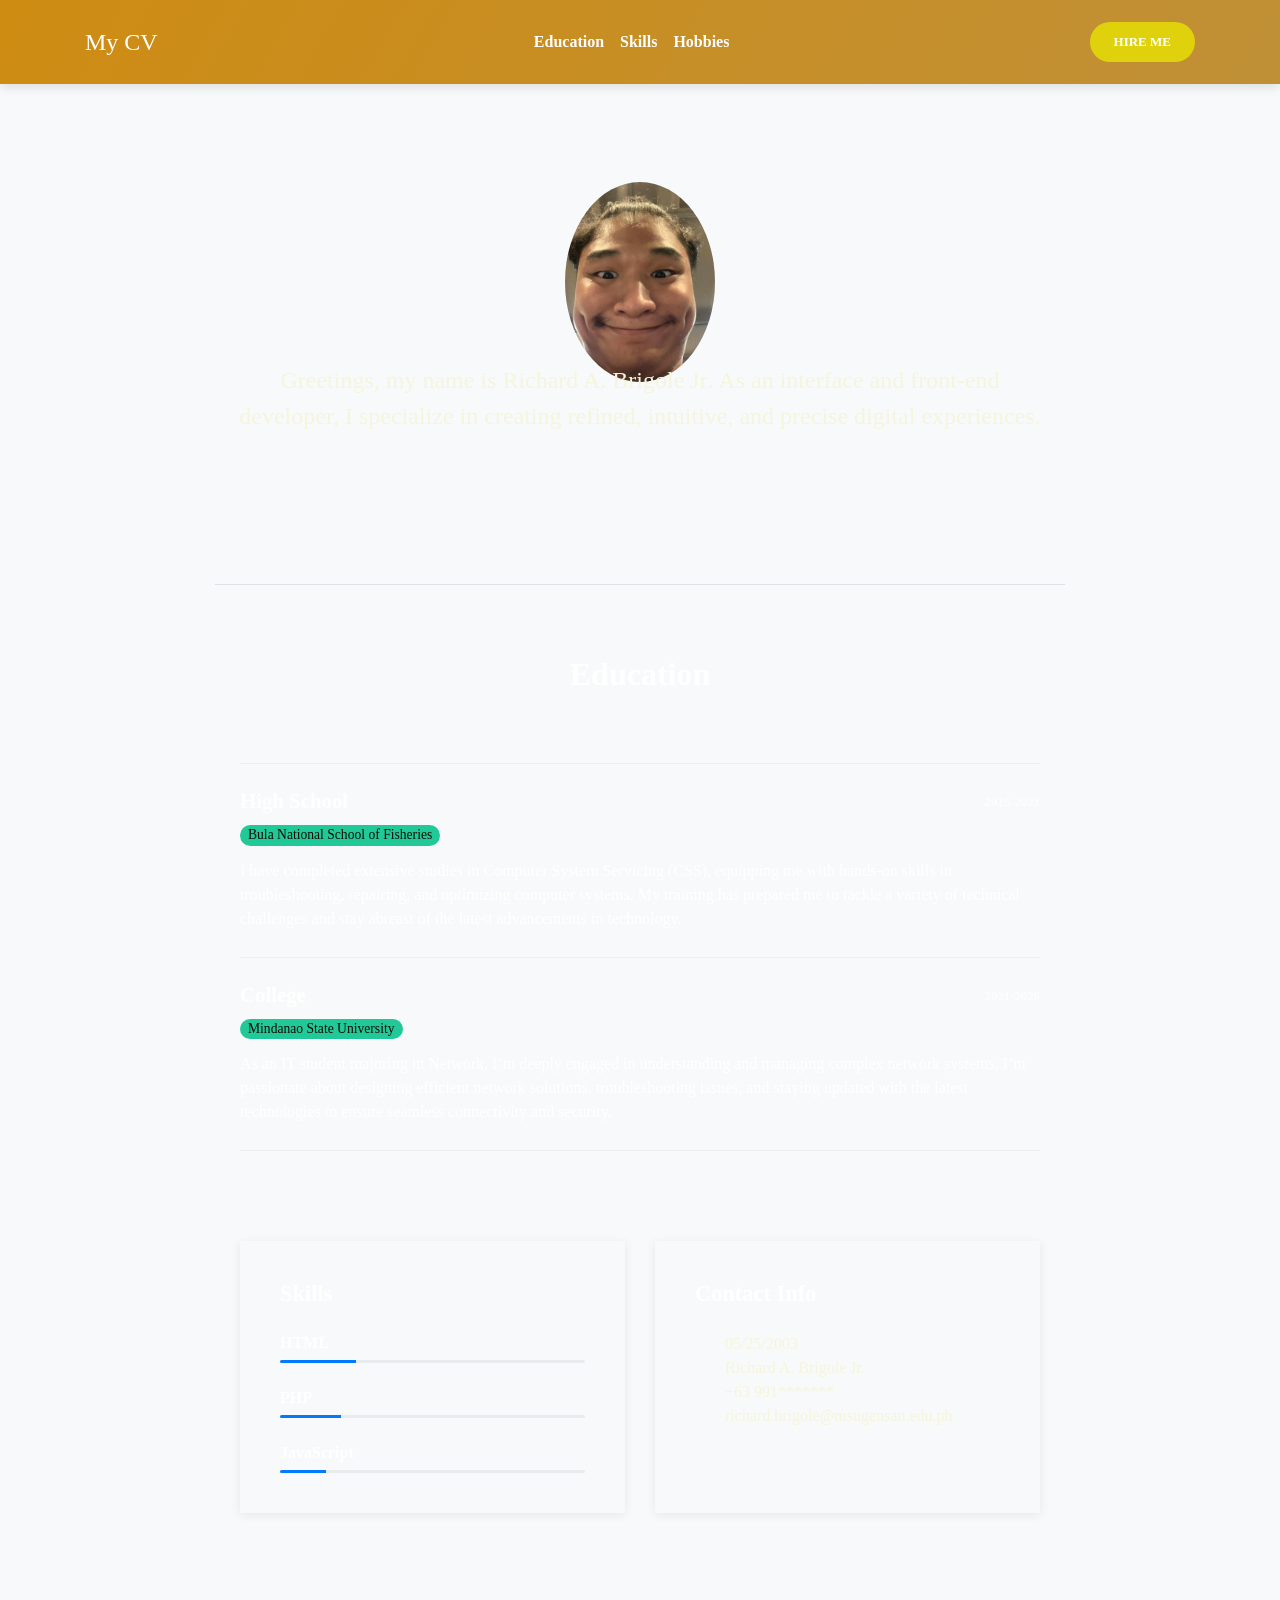
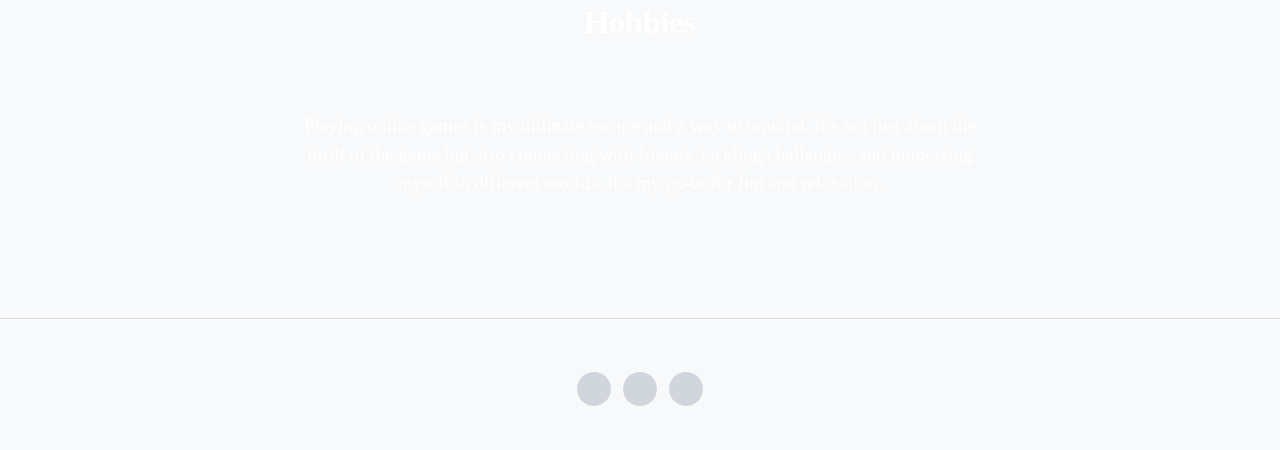
<file: cvtemplate/index.html>
<!DOCTYPE html>
<html>
  <head>
    <meta charset="utf-8">
    <meta name="viewport" content="width=device-width, initial-scale=1">
    <title>Brigole<3</title>
    <link rel="stylesheet" href="https://maxcdn.bootstrapcdn.com/bootstrap/4.0.0/css/bootstrap.min.css">
    <link rel="stylesheet" href="https://code.ionicframework.com/ionicons/2.0.1/css/ionicons.min.css">
    <link rel="stylesheet" type="text/css" href="assets/css/style.css">
  </head>
  <body>
   <nav class="navbar fixed-top navbar-expand-lg navbar-dark page-navbar gradient">
      <div class="container">
        <a class="navbar-brand logo" href="#">My CV</a>
        <button class="navbar-toggler" type="button" data-toggle="collapse" data-target="#navbarNav" aria-controls="navbarNav" aria-expanded="false" aria-label="Toggle navigation">
          <span class="navbar-toggler-icon"></span>
        </button>
        <div class="collapse navbar-collapse" id="navbarNav">
            <ul class="navbar-nav mx-auto">
              <li class="nav-item item">
                <li class="nav-item item">
                    <a class="nav-link" href="#education">Education</a>
                </li>
                <li class="nav-item item">
                  <a class="nav-link" href="#skills">Skills</a>
                </li>
                <li class="nav-item item">
                    <a class="nav-link" href="#hobbies">Hobbies</a>
                </li>
              </li>
            </ul>
          <div>
    <a href="mailto:richard.brigole@msugensan.edu.ph" class="btn btn-danger download-template" role="button">Hire Me</a>
      </div>
    </nav>
    <main class="page cv-page">
      <section class="cv-block block-intro border-bottom">
        <div class="container">
          <div class="avatar">
            <img class="img-fluid rounded-circle" src="assets/img/avatar1.jpg">
          </div>
          <p>Greetings, my name is <strong>Richard A. Brigole Jr</strong>. As an interface and front-end developer, I specialize in creating refined, intuitive, and precise digital experiences.</p>
        </div>
      </section>
      <section class="cv-block info">
          <div class="education group" id="education">
            <h2 class="text-center">Education</h2>
            <div class="item">
              <div class="row">
                <div class="col-md-6">
                  <h3>High School</h3>
                  <h4 class="organization">Bula National School of Fisheries</h4>
                </div>
                <div class="col-md-6">
                  <time class="period">2015-2021</time>
                </div>
              </div>
              <p class="text-muted">I have completed extensive studies in Computer System Servicing (CSS), equipping me with hands-on skills in troubleshooting, repairing, and optimizing computer systems. My training has prepared me to tackle a variety of technical challenges and stay abreast of the latest advancements in technology.</p>
            </div>
          <div class="item">
              <div class="row">
                <div class="col-md-6">
                  <h3>College</h3>
                  <h4 class="organization">Mindanao State University</h4>
                </div>
                <div class="col-md-6">
                  <time class="period">2021-2026</time>
                </div>
              </div>
              <p class="text-muted">As an IT student majoring in Network, I’m deeply engaged in understanding and managing complex network systems. I’m passionate about designing efficient network solutions, troubleshooting issues, and staying updated with the latest technologies to ensure seamless connectivity and security.</p>
            </div>
          </div>
          <div class="group" id="skills">
            <div class="row">
              <div class="col-md-6">
                <div class="skills info-card">
                  <h2>Skills</h2>
                  <h3>HTML</h3>
                  <div class="progress">
                    <div class="progress-bar" role="progressbar" aria-valuenow="70"
                    aria-valuemin="0" aria-valuemax="100" style="width:25%">
                    </div>
                  </div>
                  <h3>PHP</h3>
                  <div class="progress">
                    <div class="progress-bar" role="progressbar" aria-valuenow="70"
                    aria-valuemin="0" aria-valuemax="100" style="width:20%">
                    </div>
                  </div>
                  <h3>JavaScript</h3>
                  <div class="progress">
                    <div class="progress-bar" role="progressbar" aria-valuenow="70"
                    aria-valuemin="0" aria-valuemax="100" style="width:15%">
                    </div>
                  </div>
                </div>
              </div>
              <div class="col-md-6">
                <div class="contact-info info-card">
                  <h2>Contact Info</h2>
                  <div class="row">
                    <div class="col-1">
                      <i class="ion-android-calendar icon"></i>
                    </div>
                    <div class="col-9">
                      <span>05/25/2003</span>
                    </div>
                  </div>
                  <div class="row">
                    <div class="col-1">
                        <i class="ion-person icon"></i>
                    </div>
                    <div class="col-9">
                      <span>Richard A. Brigole Jr.</span>
                    </div>
                  </div>
                  <div class="row">
                    <div class="col-1">
                      <i class="ion-ios-telephone icon"></i>
                    </div>
                    <div class="col-9">
                      <span>+63 991*******</span>
                    </div>
                  </div>
                  <div class="row">
                    <div class="col-1">
                      <i class="ion-at icon"></i>
                    </div>
                    <div class="col-9">
                      <span>richard.brigole@msugensan.edu.ph</span>
                    </div>
                  </div>
                </div>
              </div>
            </div>
          </div>
          <div class="hobbies group" id="hobbies">
            <h2 class="text-center">Hobbies</h2>
            <p class="text-center text-muted">Playing online games is my ultimate escape and a way to unwind. It’s not just about the thrill of the game but also connecting with friends, tackling challenges, and immersing myself in different worlds. It’s my go-to for fun and relaxation.</p>
          </div>
        </div>
      </section>
      <footer class="page-footer">
        <div class="container">
          <div class="social-icons">
            <a href="https://www.facebook.com/richardbrigole01" target="_blank"><i class="ion-social-facebook" title="Facebook"></i></a>
            <a href="https://www.instagram.com/rbrigs25?igsh=eWQ4NGZtaGs3Mjdu" target="_blank"><i class="ion-social-instagram-outline" title="Instagram"></i></a>
            <a href="https://x.com/Anonymo14221044?s=07" target="_blank"><i class="ion-social-twitter" title="Twitter"></i></a>
          </div>
        </div>
      </footer>
    </main>
  </body>
  <script src="https://code.jquery.com/jquery-3.2.1.min.js"></script>
  <script src="https://maxcdn.bootstrapcdn.com/bootstrap/4.0.0/js/bootstrap.min.js"></script>
  <script src="assets/js/script.js"></script>
</html>
</file>
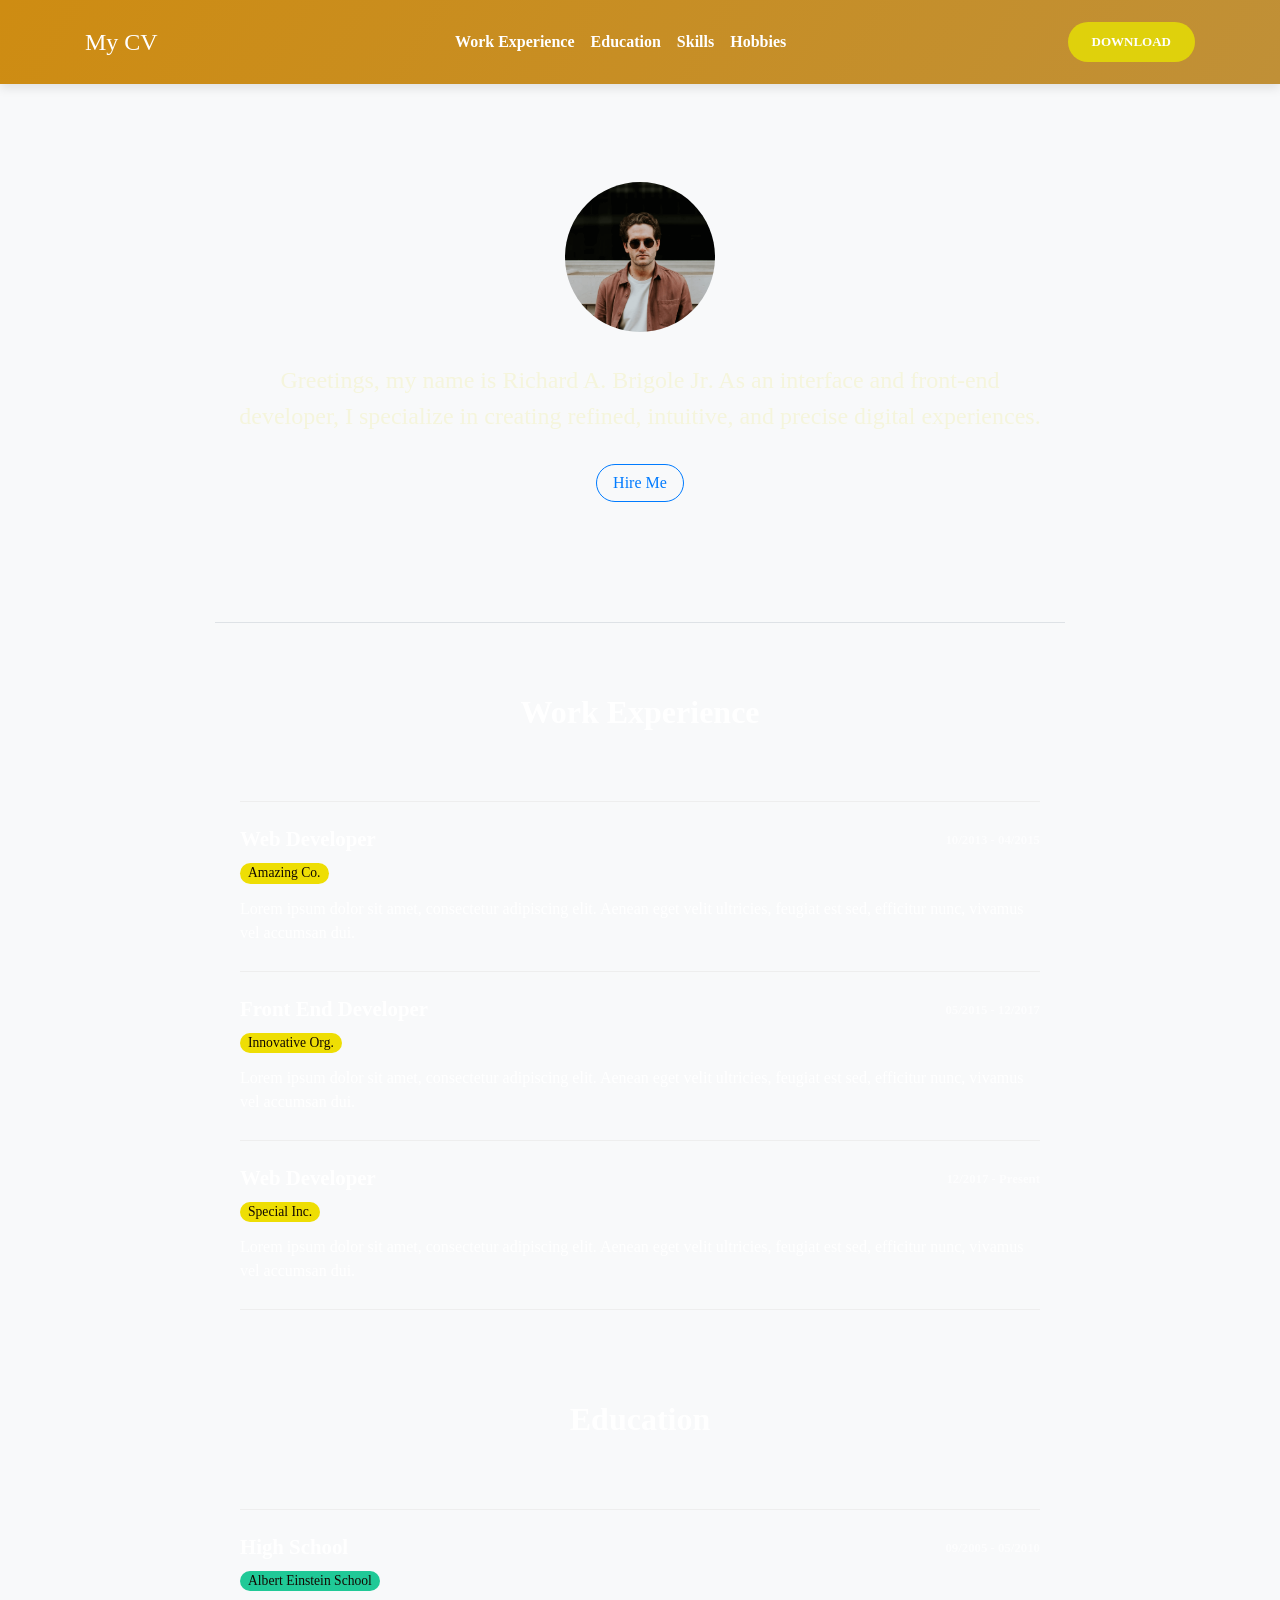
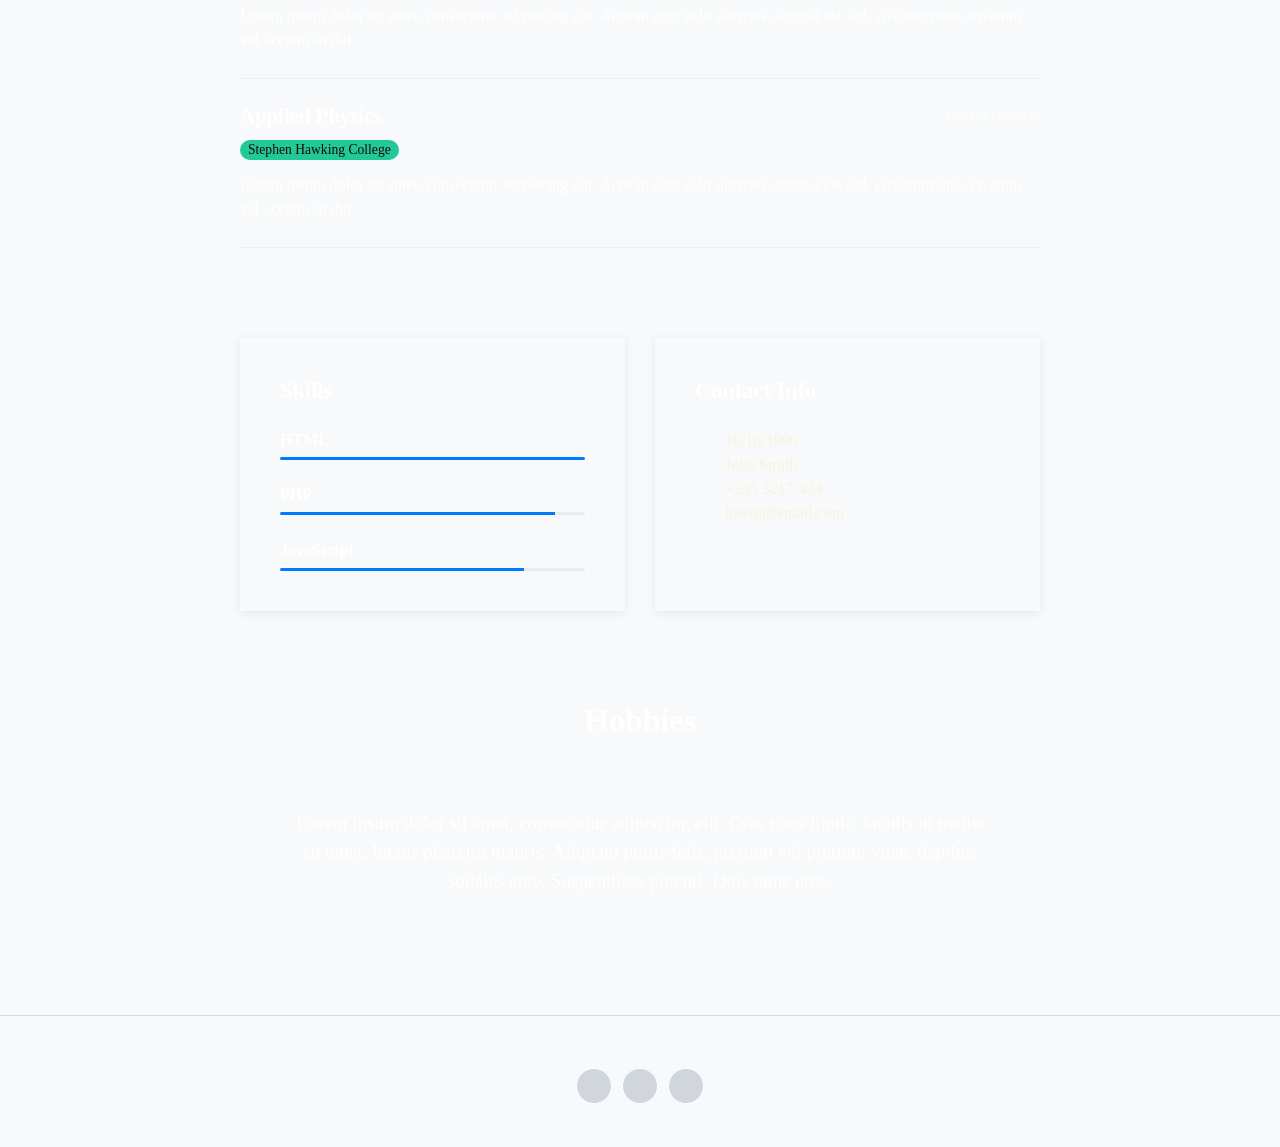
<file: cvtemplate/cv.html>
<!DOCTYPE html>
<html>
  <head>
    <meta charset="utf-8">
    <meta name="viewport" content="width=device-width, initial-scale=1">
    <title>Beautiful CV Template</title>
    <link rel="stylesheet" href="https://maxcdn.bootstrapcdn.com/bootstrap/4.0.0/css/bootstrap.min.css">
    <link rel="stylesheet" href="https://code.ionicframework.com/ionicons/2.0.1/css/ionicons.min.css">
    <link rel="stylesheet" type="text/css" href="assets/css/style.css">
  </head>
  <body>
   <nav class="navbar fixed-top navbar-expand-lg navbar-dark page-navbar gradient">
      <div class="container">
        <a class="navbar-brand logo" href="#">My CV</a>
        <button class="navbar-toggler" type="button" data-toggle="collapse" data-target="#navbarNav" aria-controls="navbarNav" aria-expanded="false" aria-label="Toggle navigation">
          <span class="navbar-toggler-icon"></span>
        </button>
        <div class="collapse navbar-collapse" id="navbarNav">
            <ul class="navbar-nav mx-auto">
              <li class="nav-item item">
                <li class="nav-item item">
                  <a class="nav-link" href="#work-experience">Work Experience</a>
                </li>
                <li class="nav-item item">
                    <a class="nav-link" href="#education">Education</a>
                </li>
                <li class="nav-item item">
                  <a class="nav-link" href="#skills">Skills</a>
                </li>
                <li class="nav-item item">
                    <a class="nav-link" href="#hobbies">Hobbies</a>
                </li>
              </li>
            </ul>
          </div>
          <a href="https://tutorialzine.com/2018/04/freebie-beautiful-cv-template-with-bootstrap" class="btn btn-danger download-template" role="button" aria-disabled="true">Download</a>
      </div>
    </nav>
    <main class="page cv-page">
      <section class="cv-block block-intro border-bottom">
        <div class="container">
          <div class="avatar">
            <img class="img-fluid rounded-circle" src="assets/img/avatar.jpg">
          </div>
          <p>Greetings, my name is <strong>Richard A. Brigole Jr</strong>. As an interface and front-end developer, I specialize in creating refined, intuitive, and precise digital experiences.</p>
          <a href="#" class="btn btn-outline-primary">Hire Me</a>
        </div>
      </section>
      <section class="cv-block info">
        <div class="container">
          <div class="work-experience group" id="work-experience">
            <h2 class="text-center">Work Experience</h2>
            <div class="item">
              <div class="row">
                <div class="col-md-6">
                  <h3>Web Developer</h3>
                  <h4 class="organization">Amazing Co.</h4>
                </div>
                <div class="col-md-6">
                  <time class="period">10/2013 - 04/2015</time>
                </div>
              </div>
              <p class="text-muted">Lorem ipsum dolor sit amet, consectetur adipiscing elit. Aenean eget velit ultricies, feugiat est sed, efficitur nunc, vivamus vel accumsan dui.</p>
            </div>
            <div class="item">
              <div class="row">
                <div class="col-md-6">
                  <h3>Front End Developer</h3>
                  <h4 class="organization">Innovative Org.</h4>
                </div>
                <div class="col-md-6">
                  <time class="period">05/2015 - 12/2017</time>
                </div>
              </div>
              <p class="text-muted">Lorem ipsum dolor sit amet, consectetur adipiscing elit. Aenean eget velit ultricies, feugiat est sed, efficitur nunc, vivamus vel accumsan dui.</p>
            </div>
            <div class="item">
              <div class="row">
                <div class="col-md-6">
                  <h3>Web Developer</h3>
                  <h4 class="organization">Special Inc.</h4>
                </div>
                <div class="col-md-6">
                  <time class="period">12/2017 - Present</time>
                </div>
              </div>
              <p class="text-muted">Lorem ipsum dolor sit amet, consectetur adipiscing elit. Aenean eget velit ultricies, feugiat est sed, efficitur nunc, vivamus vel accumsan dui.</p>
            </div>
          </div>
          <div class="education group" id="education">
            <h2 class="text-center">Education</h2>
            <div class="item">
              <div class="row">
                <div class="col-md-6">
                  <h3>High School</h3>
                  <h4 class="organization">Albert Einstein School</h4>
                </div>
                <div class="col-md-6">
                  <time class="period">09/2005 - 05/2010</time>
                </div>
              </div>
              <p class="text-muted">Lorem ipsum dolor sit amet, consectetur adipiscing elit. Aenean eget velit ultricies, feugiat est sed, efficitur nunc, vivamus vel accumsan dui.</p>
            </div>
            <div class="item">
              <div class="row">
                <div class="col-md-6">
                  <h3>Applied Physics</h3>
                  <h4 class="organization">Stephen Hawking College</h4>
                </div>
                <div class="col-md-6">
                  <time class="period">09/2010 - 06/2015</time>
                </div>
              </div>
              <p class="text-muted">Lorem ipsum dolor sit amet, consectetur adipiscing elit. Aenean eget velit ultricies, feugiat est sed, efficitur nunc, vivamus vel accumsan dui.</p>
            </div>
          </div>
          <div class="group" id="skills">
            <div class="row">
              <div class="col-md-6">
                <div class="skills info-card">
                  <h2>Skills</h2>
                  <h3>HTML</h3>
                  <div class="progress">
                    <div class="progress-bar" role="progressbar" aria-valuenow="70"
                    aria-valuemin="0" aria-valuemax="100" style="width:100%">
                    </div>
                  </div>
                  <h3>PHP</h3>
                  <div class="progress">
                    <div class="progress-bar" role="progressbar" aria-valuenow="70"
                    aria-valuemin="0" aria-valuemax="100" style="width:90%">
                    </div>
                  </div>
                  <h3>JavaScript</h3>
                  <div class="progress">
                    <div class="progress-bar" role="progressbar" aria-valuenow="70"
                    aria-valuemin="0" aria-valuemax="100" style="width:80%">
                    </div>
                  </div>
                </div>
              </div>
              <div class="col-md-6">
                <div class="contact-info info-card">
                  <h2>Contact Info</h2>
                  <div class="row">
                    <div class="col-1">
                      <i class="ion-android-calendar icon"></i>
                    </div>
                    <div class="col-9">
                      <span>10/10/1990</span>
                    </div>
                  </div>
                  <div class="row">
                    <div class="col-1">
                        <i class="ion-person icon"></i>
                    </div>
                    <div class="col-9">
                      <span>John Smith</span>
                    </div>
                  </div>
                  <div class="row">
                    <div class="col-1">
                      <i class="ion-ios-telephone icon"></i>
                    </div>
                    <div class="col-9">
                      <span>+235 3217 424</span>
                    </div>
                  </div>
                  <div class="row">
                    <div class="col-1">
                      <i class="ion-at icon"></i>
                    </div>
                    <div class="col-9">
                      <span>lorem@email.com</span>
                    </div>
                  </div>
                </div>
              </div>
            </div>
          </div>
          <div class="hobbies group" id="hobbies">
            <h2 class="text-center">Hobbies</h2>
            <p class="text-center text-muted">Lorem ipsum dolor sit amet, consectetur adipiscing elit. Cras risus ligula, iaculis ut metus sit amet, luctus pharetra mauris. Aliquam purus felis, pretium vel pretium vitae, dapibus sodales ante. Suspendisse potenti. Duis nunc eros.</p>
          </div>
        </div>
      </section>
      <footer class="page-footer">
        <div class="container">
          <div class="social-icons">
            <a href="#"><i class="ion-social-facebook" title="Facebook"></i></a>
            <a href="#"><i class="ion-social-instagram-outline" title="Instagram"></i></a>
            <a href="#"><i class="ion-social-twitter" title="Twitter"></i></a>
          </div>
        </div>
      </footer>
    </main>
  </body>
  <script src="https://code.jquery.com/jquery-3.2.1.min.js"></script>
  <script src="https://maxcdn.bootstrapcdn.com/bootstrap/4.0.0/js/bootstrap.min.js"></script>
  <script src="assets/js/script.js"></script>
</html>
</file>
<file: cvtemplate/assets/css/style.css>
@import url("https://fonts.googleapis.com/css?family=Lato:300,400");

body {
    font-family: 'Garamond', serif;
    color: #f5f5dc;
    background-image: url('https://www.pptbackgrounds.net/download/floral-frame-with-brown');
    background-size: cover;
    background-attachment: fixed;
    background-repeat: no-repeat;
    background-position: center;
    background-color: #f8f9fa !important; /* Fallback color with !important */
}

.overlay {
    position: fixed;
    top: 0;
    left: 0;
    width: 100%;
    height: 100%;
    background-color: rgba(0, 0, 0, 0.5) !important; /* Black with 50% opacity */
    z-index: -1; /* Make sure it's behind the content */
    pointer-events: none; /* Prevent interaction with the overlay */
}


.page-navbar.navbar{
    box-shadow: 0 4px 10px rgba(0, 0, 0, 0.1);
}

.page-navbar .navbar-nav .nav-item a{
    font-weight: bold;
}

.page-navbar.navbar-dark .navbar-nav .nav-link {
    color: #ffffff;
}

.page-navbar .logo{
    font-size: 1.5rem;
}

.page-navbar.fixed-top + .page{
    padding-top: 62px;
}

.download-template{
    color: #fff;
    background-color: #dfd10c;
    border: none;
    font-weight: bold;
    text-transform: uppercase;
    font-size: 13px;
    padding: 10px 24px;
    border-radius: 40px;
}

.download-template:hover{
    background-color: #d3c653;
}

.gradient{
    background: linear-gradient(120deg, #ce8c12, #c09037);
    color: #fff !important;
}

.cv-block{
    padding-bottom: 60px;
    padding-top: 60px;
}

.cv-block.block-intro{
    text-align: center;
    max-width: 850px;
    margin: auto;
}

.cv-block.block-intro .about-me{
    max-width: 800px;
    margin: auto;
}

.cv-block.block-intro p{
    font-size: 1.5em;
    font-weight: 300;
    margin-bottom: 30px;
}

.cv-block.block-intro .btn {
  padding: 0.375rem 1rem;
  border-radius: 2em;
 }

.cv-block.block-intro .avatar{
    width: 150px;
    height: 150px;
    background-size: cover;
    background-repeat: no-repeat;
    margin: auto;
    border-radius: 100px;
    margin-bottom: 30px;
}

.cv-block.info{
    padding-top: 70px;
}

.cv-block.info h2{
    color: #ffffff;
    font-weight: bold;
    margin-bottom: 70px;
}

.cv-block.info h3{
    color: #ffffff;
    font-size: 1.3rem;
}

.cv-block.info .group{
    max-width: 800px;
    margin: auto;
}

.cv-block.info .group:not(:first-child){
    margin-top: 90px;
}

.cv-block.info .group .period{
    font-size: 0.8rem;
    float: none;
    font-weight: bold;
    margin-top: 4px;
    color: #ffffff;
    opacity: 0.8;
}

.cv-block.info .group .organization{
    font-size: 0.85em;
    background-color: #eede04;
    display: inline-block;
    color: #130a02;
    padding: 2px 8px;
    border-radius: 2em;
}

.text-muted {
    color: #ffffff !important; /* Use your preferred color here */
}


.cv-block.info .education.group .organization{
    background-color: #20c997; 
}

.cv-block.info .group .item{
    padding-bottom: 10px;
    margin-bottom: 25px;
    border-bottom: 1px solid #eee;
}

.cv-block.info .group h2 + .item{
    padding-top:25px;
    border-top: 1px solid #eee;
}

.cv-block.info .group .item .row{
    margin-bottom: 5px;
}

.cv-block.info .work-experience h3,
.cv-block.info .education h3{
    font-weight: bold;
}

.cv-block .info-card{
    padding: 40px;
    box-shadow: 0px 2px 10px rgba(0, 0, 0, 0.075);
    height: 100%;
}

.cv-block .info-card h2{
    margin-top: 0;
    margin-bottom: 24px !important;
    font-size: 1.4rem;
}

.cv-block .info-card.skills h3{
    margin-top: 25px;
    font-size: 1rem;
    font-weight: bold;
}

.cv-block .info-card.skills .progress{
    height: 3px;
}

.cv-block .info-card.contact-info .icon{
    font-size: 1.3em;
    color: #c9c9c9;
    position: relative;
    bottom: 4px;
}

.cv-block.info .hobbies p{
    max-width: 700px;
    margin: auto;
    font-size: 1.2em;
}

.page-footer{
    padding-top: 32px;
    border-top: 1px solid #ddd;
    text-align: center;
    padding-bottom: 20px;
}

.page-footer a{
    display: inline-block;
    margin: 0px 10px;
    color: #282b2d;
    font-size: 18px;
}

.page-footer .links{
    display: inline-block;
}

.page-footer .social-icons{
    margin-top: 20px;
    margin-bottom: 16px;
}

.page-footer .social-icons a{
    font-size: 18px;
    margin: 0 3px;
    color: #ffffff;
    border: 1px solid;
    opacity: 0.75;
    border-radius: 50%;
    width: 36px;
    display: inline-block;
    height: 36px;
    text-align: center;
    background-color: #c5c9d2;
    line-height: 34px;
}

.page-footer .social-icons a:hover{
    opacity: 1;
}

@media (min-width: 768px) {

    .cv-block {
        padding-bottom: 120px;
        padding-top: 120px; 
    }

    .cv-block.info .group .period {
        float: right; 
    }
}

@media (min-width: 576px){
    .navbar {
        padding-top: 1.2rem;
        padding-bottom:1.2rem;
    }

    .portfolio-navbar.fixed-top + .page{
        padding-top: 6rem;
    }
}
</file>
